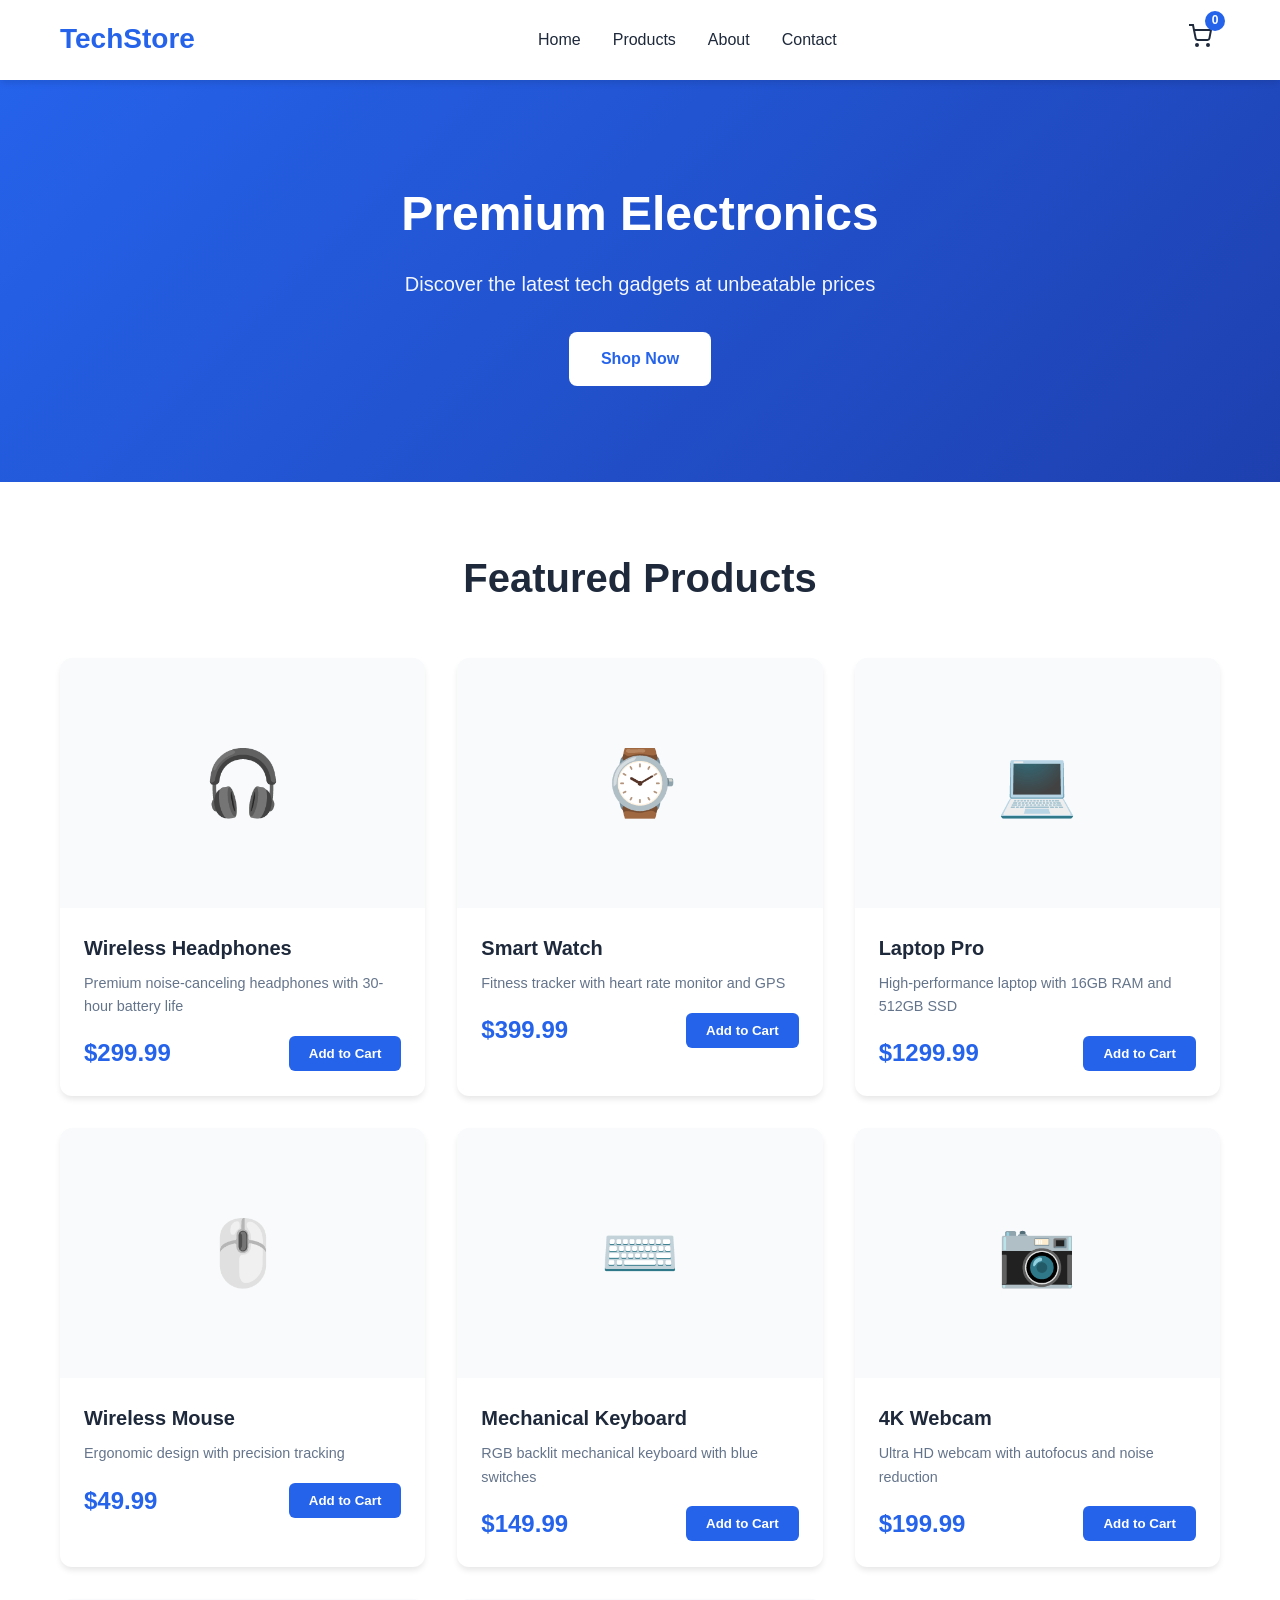
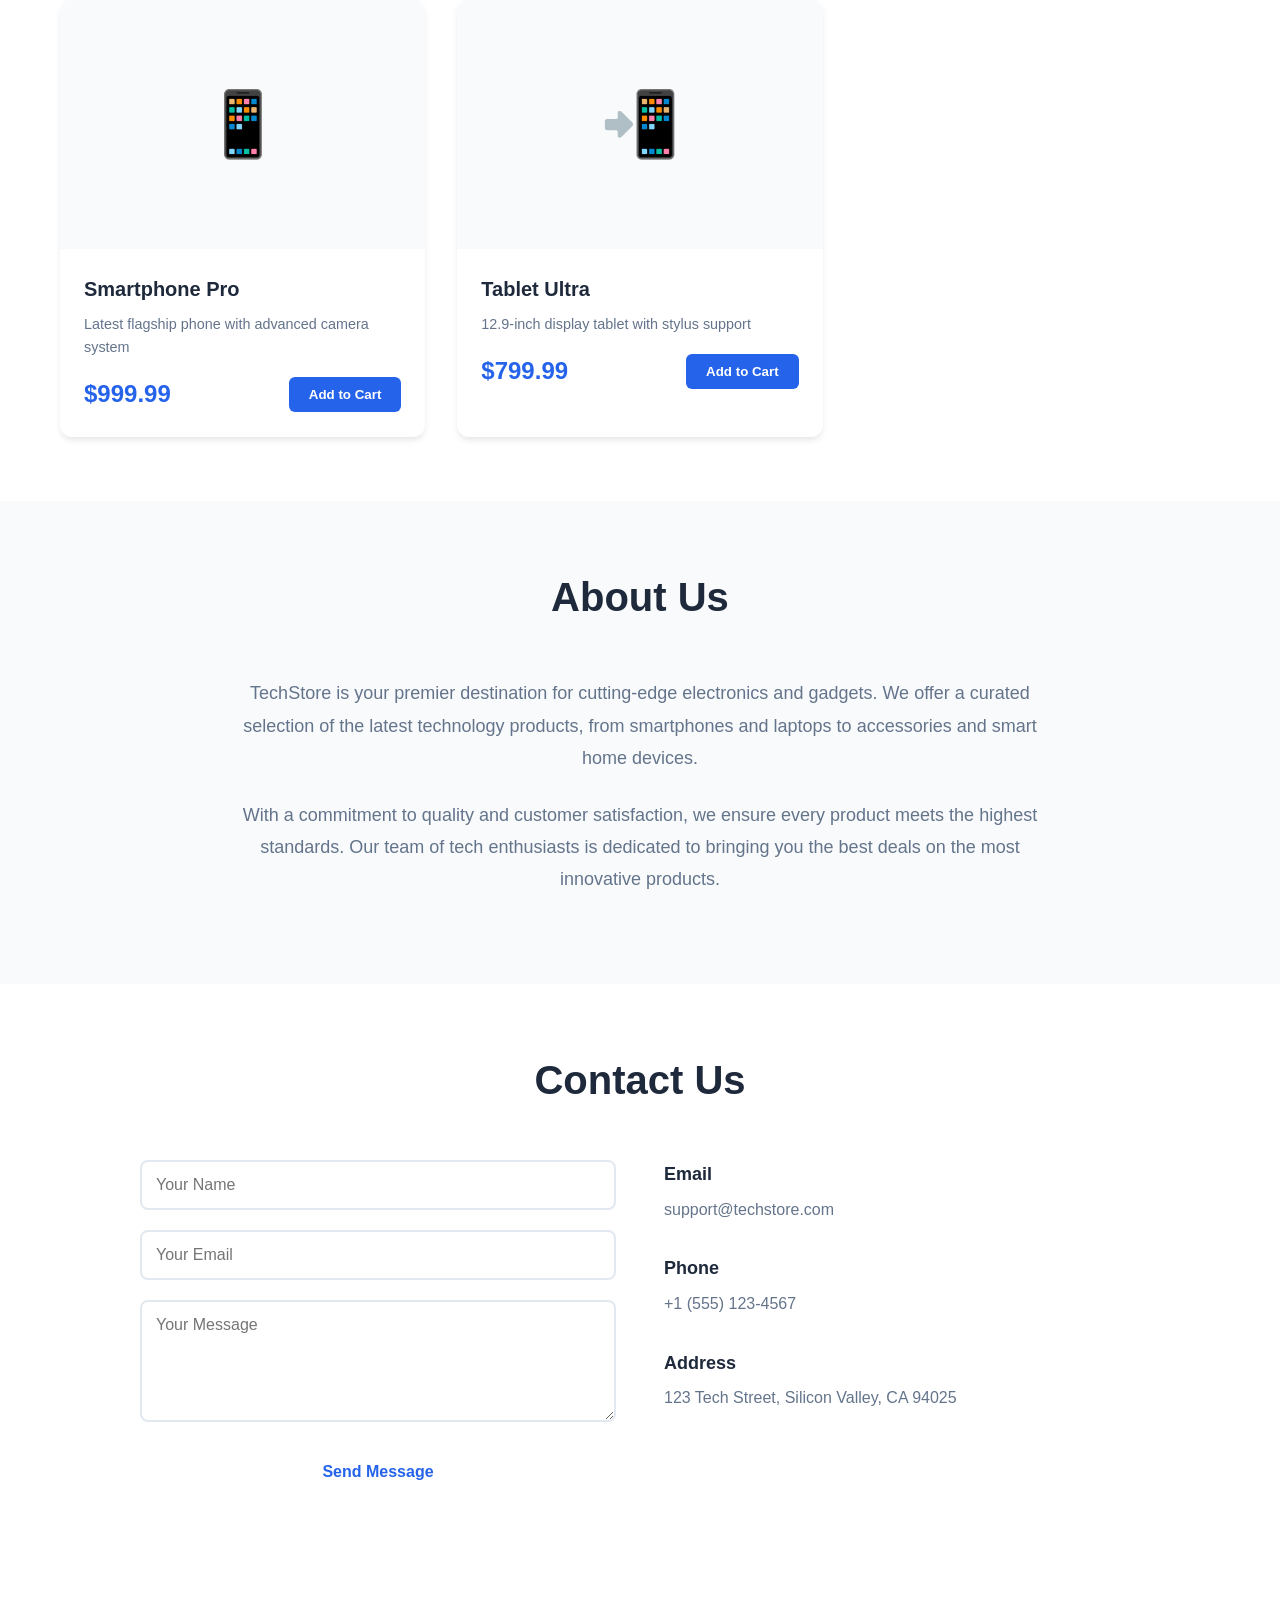
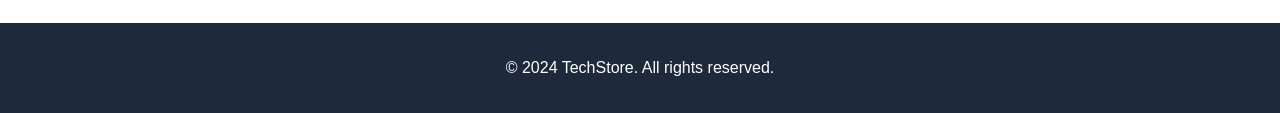
<file: Ecommerce-project/index.html>
<!DOCTYPE html>
<html lang="en">
<head>
    <meta charset="UTF-8">
    <meta name="viewport" content="width=device-width, initial-scale=1.0">
    <title>TechStore - Premium Electronics</title>
    <link rel="stylesheet" href="./style.css">
</head>
<body>
    <!-- Header -->
    <header class="header">
        <div class="container">
            <div class="nav-wrapper">
                <div class="logo">
                    <h1>TechStore</h1>
                </div>
                <nav class="nav">
                    <a href="#home" class="nav-link">Home</a>
                    <a href="#products" class="nav-link">Products</a>
                    <a href="#about" class="nav-link">About</a>
                    <a href="#contact" class="nav-link">Contact</a>
                </nav>
                <div class="cart-icon" id="cartIcon">
                    <svg width="24" height="24" viewBox="0 0 24 24" fill="none" stroke="currentColor" stroke-width="2">
                        <circle cx="9" cy="21" r="1"></circle>
                        <circle cx="20" cy="21" r="1"></circle>
                        <path d="M1 1h4l2.68 13.39a2 2 0 0 0 2 1.61h9.72a2 2 0 0 0 2-1.61L23 6H6"></path>
                    </svg>
                    <span class="cart-count" id="cartCount">0</span>
                </div>
            </div>
        </div>
    </header>

    <!-- Hero Section -->
    <section id="home" class="hero">
        <div class="container">
            <div class="hero-content">
                <h2 class="hero-title">Premium Electronics</h2>
                <p class="hero-subtitle">Discover the latest tech gadgets at unbeatable prices</p>
                <a href="#products" class="btn btn-primary">Shop Now</a>
            </div>
        </div>
    </section>

    <!-- Products Section -->
    <section id="products" class="products-section">
        <div class="container">
            <h2 class="section-title">Featured Products</h2>
            <div class="products-grid" id="productsGrid">
                <!-- Products will be loaded dynamically -->
            </div>
        </div>
    </section>

    <!-- About Section -->
    <section id="about" class="about-section">
        <div class="container">
            <h2 class="section-title">About Us</h2>
            <div class="about-content">
                <p>TechStore is your premier destination for cutting-edge electronics and gadgets. We offer a curated selection of the latest technology products, from smartphones and laptops to accessories and smart home devices.</p>
                <p>With a commitment to quality and customer satisfaction, we ensure every product meets the highest standards. Our team of tech enthusiasts is dedicated to bringing you the best deals on the most innovative products.</p>
            </div>
        </div>
    </section>

    <!-- Contact Section -->
    <section id="contact" class="contact-section">
        <div class="container">
            <h2 class="section-title">Contact Us</h2>
            <div class="contact-content">
                <form class="contact-form" id="contactForm">
                    <div class="form-group">
                        <input type="text" id="name" placeholder="Your Name" required>
                    </div>
                    <div class="form-group">
                        <input type="email" id="email" placeholder="Your Email" required>
                    </div>
                    <div class="form-group">
                        <textarea id="message" rows="5" placeholder="Your Message" required></textarea>
                    </div>
                    <button type="submit" class="btn btn-primary">Send Message</button>
                </form>
                <div class="contact-info">
                    <div class="info-item">
                        <h3>Email</h3>
                        <p>support@techstore.com</p>
                    </div>
                    <div class="info-item">
                        <h3>Phone</h3>
                        <p>+1 (555) 123-4567</p>
                    </div>
                    <div class="info-item">
                        <h3>Address</h3>
                        <p>123 Tech Street, Silicon Valley, CA 94025</p>
                    </div>
                </div>
            </div>
        </div>
    </section>

    <!-- Cart Modal -->
    <div class="modal" id="cartModal">
        <div class="modal-content">
            <div class="modal-header">
                <h3>Shopping Cart</h3>
                <span class="close" id="closeCart">&times;</span>
            </div>
            <div class="modal-body" id="cartItems">
                <!-- Cart items will be loaded dynamically -->
            </div>
            <div class="modal-footer">
                <div class="cart-total">
                    <strong>Total:</strong>
                    <span id="cartTotal">$0.00</span>
                </div>
                <button class="btn btn-primary" id="checkoutBtn">Checkout</button>
            </div>
        </div>
    </div>

    <!-- Footer -->
    <footer class="footer">
        <div class="container">
            <p>&copy; 2024 TechStore. All rights reserved.</p>
        </div>
    </footer>

    <script src="./script.js"></script>
</body>
</html>
</file>
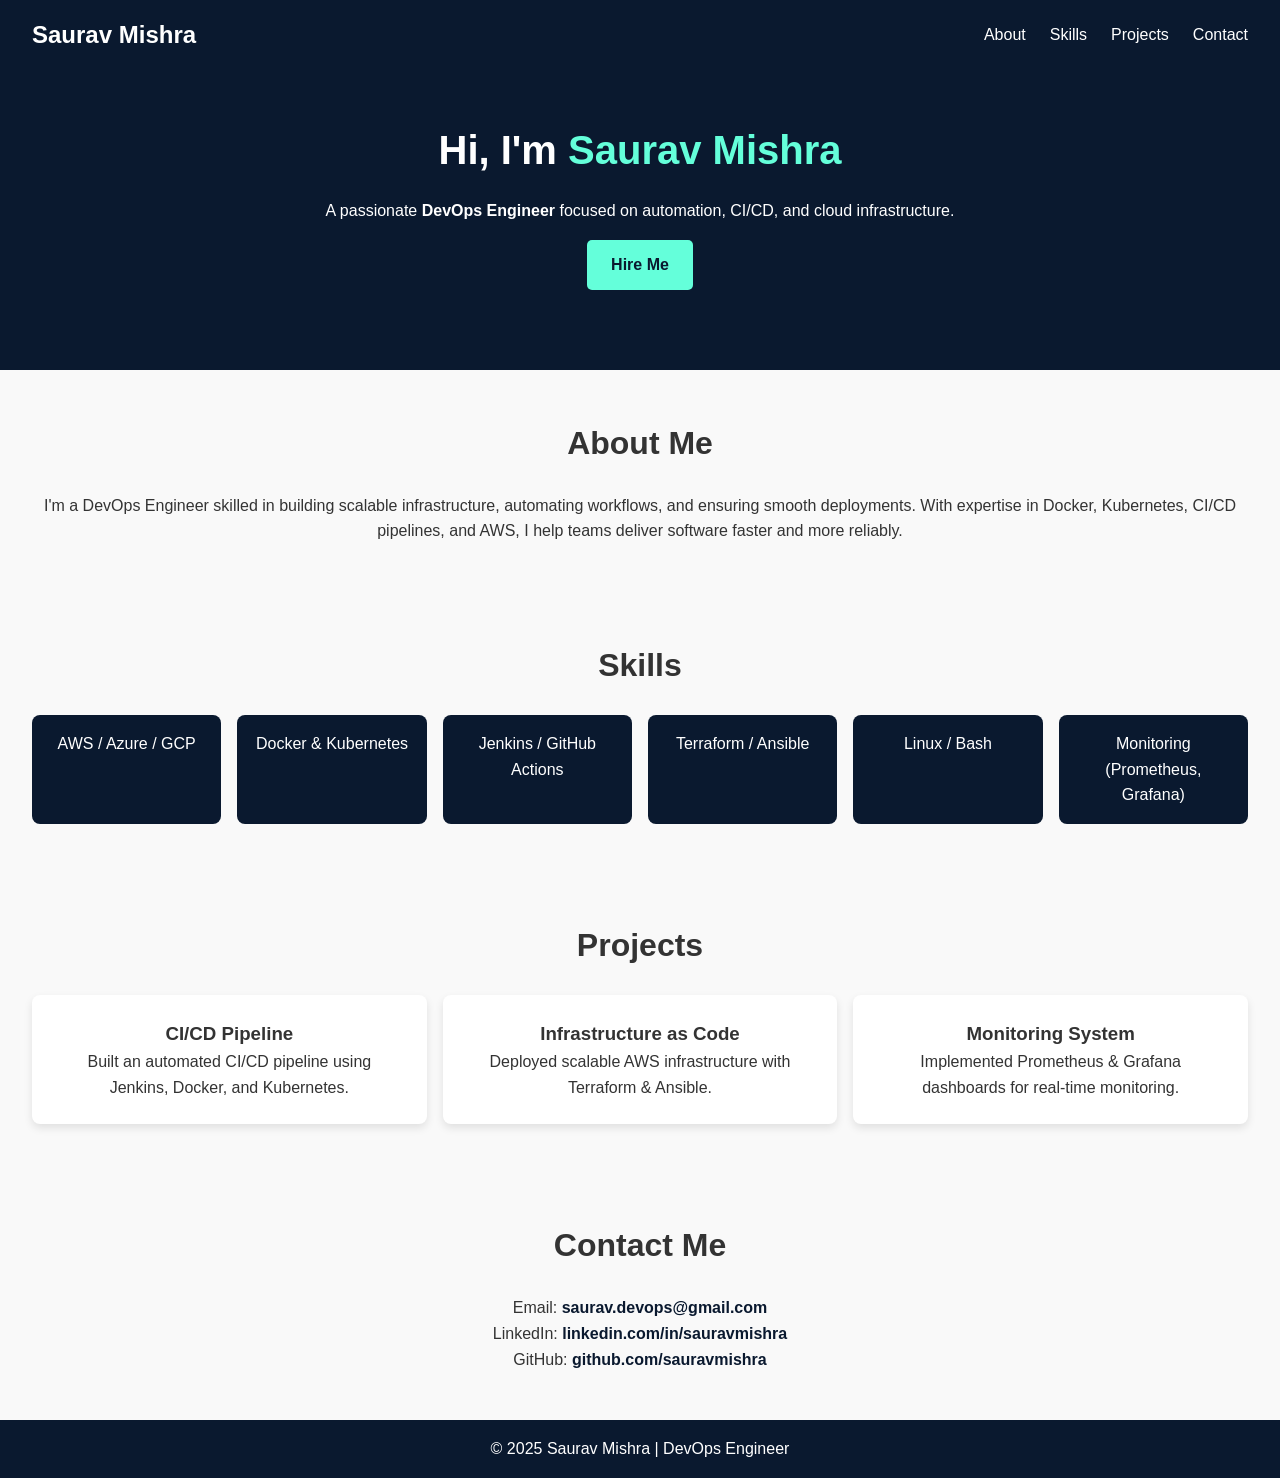
<file: proj-static-website/index.html>
<!DOCTYPE html>
<html lang="en">
<head>
  <meta charset="UTF-8">
  <meta name="viewport" content="width=device-width, initial-scale=1.0">
  <title>Saurav Mishra | DevOps Engineer</title>
  <link rel="stylesheet" href="styles.css">
</head>
<body>
  <!-- Header Section -->
  <header>
    <nav>
      <h1 class="logo">Saurav Mishra</h1>
      <ul>
        <li><a href="#about">About</a></li>
        <li><a href="#skills">Skills</a></li>
        <li><a href="#projects">Projects</a></li>
        <li><a href="#contact">Contact</a></li>
      </ul>
    </nav>
    <div class="hero">
      <h2>Hi, I'm <span>Saurav Mishra</span></h2>
      <p>A passionate <strong>DevOps Engineer</strong> focused on automation, CI/CD, and cloud infrastructure.</p>
      <a href="#contact" class="btn">Hire Me</a>
    </div>
  </header>

  <!-- About Section -->
  <section id="about" class="section">
    <h2>About Me</h2>
    <p>
      I'm a DevOps Engineer skilled in building scalable infrastructure, automating workflows,
      and ensuring smooth deployments. With expertise in Docker, Kubernetes, CI/CD pipelines, and AWS,
      I help teams deliver software faster and more reliably.
    </p>
  </section>

  <!-- Skills Section -->
  <section id="skills" class="section">
    <h2>Skills</h2>
    <div class="skills-grid">
      <div class="skill">AWS / Azure / GCP</div>
      <div class="skill">Docker & Kubernetes</div>
      <div class="skill">Jenkins / GitHub Actions</div>
      <div class="skill">Terraform / Ansible</div>
      <div class="skill">Linux / Bash</div>
      <div class="skill">Monitoring (Prometheus, Grafana)</div>
    </div>
  </section>

  <!-- Projects Section -->
  <section id="projects" class="section">
    <h2>Projects</h2>
    <div class="projects-grid">
      <div class="project-card">
        <h3>CI/CD Pipeline</h3>
        <p>Built an automated CI/CD pipeline using Jenkins, Docker, and Kubernetes.</p>
      </div>
      <div class="project-card">
        <h3>Infrastructure as Code</h3>
        <p>Deployed scalable AWS infrastructure with Terraform & Ansible.</p>
      </div>
      <div class="project-card">
        <h3>Monitoring System</h3>
        <p>Implemented Prometheus & Grafana dashboards for real-time monitoring.</p>
      </div>
    </div>
  </section>

  <!-- Contact Section -->
  <section id="contact" class="section contact">
    <h2>Contact Me</h2>
    <p>Email: <a href="mailto:saurav.devops@gmail.com">saurav.devops@gmail.com</a></p>
    <p>LinkedIn: <a href="https://linkedin.com/in/sauravmishra" target="_blank">linkedin.com/in/sauravmishra</a></p>
    <p>GitHub: <a href="https://github.com/sauravmishra" target="_blank">github.com/sauravmishra</a></p>
  </section>

  <!-- Footer -->
  <footer>
    <p>&copy; 2025 Saurav Mishra | DevOps Engineer</p>
  </footer>
</body>
</html>
</file>
<file: Ecommerce-project/style.css>
* {
    margin: 0;
    padding: 0;
    box-sizing: border-box;
}

:root {
    --primary-color: #2563eb;
    --primary-dark: #1e40af;
    --secondary-color: #64748b;
    --text-dark: #1e293b;
    --text-light: #64748b;
    --bg-light: #f8fafc;
    --white: #ffffff;
    --border-color: #e2e8f0;
    --success-color: #10b981;
    --shadow: 0 4px 6px -1px rgba(0, 0, 0, 0.1);
    --shadow-lg: 0 10px 15px -3px rgba(0, 0, 0, 0.1);
}

body {
    font-family: -apple-system, BlinkMacSystemFont, 'Segoe UI', Roboto, Oxygen, Ubuntu, Cantarell, sans-serif;
    line-height: 1.6;
    color: var(--text-dark);
    background-color: var(--white);
}

html {
    scroll-behavior: smooth;
}

.container {
    max-width: 1200px;
    margin: 0 auto;
    padding: 0 20px;
}

/* Header */
.header {
    background-color: var(--white);
    box-shadow: var(--shadow);
    position: sticky;
    top: 0;
    z-index: 1000;
}

.nav-wrapper {
    display: flex;
    justify-content: space-between;
    align-items: center;
    padding: 1rem 0;
}

.logo h1 {
    color: var(--primary-color);
    font-size: 1.75rem;
    font-weight: 700;
}

.nav {
    display: flex;
    gap: 2rem;
}

.nav-link {
    color: var(--text-dark);
    text-decoration: none;
    font-weight: 500;
    transition: color 0.3s;
}

.nav-link:hover {
    color: var(--primary-color);
}

.cart-icon {
    position: relative;
    cursor: pointer;
    padding: 0.5rem;
    transition: transform 0.2s;
}

.cart-icon:hover {
    transform: scale(1.1);
}

.cart-count {
    position: absolute;
    top: -5px;
    right: -5px;
    background-color: var(--primary-color);
    color: var(--white);
    border-radius: 50%;
    width: 20px;
    height: 20px;
    display: flex;
    align-items: center;
    justify-content: center;
    font-size: 0.75rem;
    font-weight: 700;
}

/* Hero Section */
.hero {
    background: linear-gradient(135deg, var(--primary-color) 0%, var(--primary-dark) 100%);
    color: var(--white);
    padding: 6rem 0;
    text-align: center;
}

.hero-content {
    max-width: 700px;
    margin: 0 auto;
}

.hero-title {
    font-size: 3rem;
    font-weight: 700;
    margin-bottom: 1rem;
}

.hero-subtitle {
    font-size: 1.25rem;
    margin-bottom: 2rem;
    opacity: 0.95;
}

/* Buttons */
.btn {
    display: inline-block;
    padding: 0.875rem 2rem;
    font-size: 1rem;
    font-weight: 600;
    text-decoration: none;
    border-radius: 8px;
    transition: all 0.3s;
    border: none;
    cursor: pointer;
}

.btn-primary {
    background-color: var(--white);
    color: var(--primary-color);
}

.btn-primary:hover {
    transform: translateY(-2px);
    box-shadow: var(--shadow-lg);
}

.btn-secondary {
    background-color: var(--primary-color);
    color: var(--white);
}

.btn-secondary:hover {
    background-color: var(--primary-dark);
}

/* Sections */
.products-section,
.about-section,
.contact-section {
    padding: 4rem 0;
}

.section-title {
    font-size: 2.5rem;
    font-weight: 700;
    text-align: center;
    margin-bottom: 3rem;
    color: var(--text-dark);
}

/* Products Grid */
.products-grid {
    display: grid;
    grid-template-columns: repeat(auto-fill, minmax(280px, 1fr));
    gap: 2rem;
}

.product-card {
    background-color: var(--white);
    border-radius: 12px;
    overflow: hidden;
    box-shadow: var(--shadow);
    transition: transform 0.3s, box-shadow 0.3s;
}

.product-card:hover {
    transform: translateY(-5px);
    box-shadow: var(--shadow-lg);
}

.product-image {
    width: 100%;
    height: 250px;
    object-fit: cover;
    background-color: var(--bg-light);
    display: flex;
    align-items: center;
    justify-content: center;
    font-size: 4rem;
}

.product-info {
    padding: 1.5rem;
}

.product-name {
    font-size: 1.25rem;
    font-weight: 600;
    margin-bottom: 0.5rem;
    color: var(--text-dark);
}

.product-description {
    color: var(--text-light);
    font-size: 0.9rem;
    margin-bottom: 1rem;
}

.product-footer {
    display: flex;
    justify-content: space-between;
    align-items: center;
}

.product-price {
    font-size: 1.5rem;
    font-weight: 700;
    color: var(--primary-color);
}

.add-to-cart {
    background-color: var(--primary-color);
    color: var(--white);
    padding: 0.625rem 1.25rem;
    border-radius: 6px;
    border: none;
    cursor: pointer;
    font-weight: 600;
    transition: background-color 0.3s;
}

.add-to-cart:hover {
    background-color: var(--primary-dark);
}

/* About Section */
.about-section {
    background-color: var(--bg-light);
}

.about-content {
    max-width: 800px;
    margin: 0 auto;
    text-align: center;
}

.about-content p {
    font-size: 1.125rem;
    line-height: 1.8;
    margin-bottom: 1.5rem;
    color: var(--text-light);
}

/* Contact Section */
.contact-content {
    display: grid;
    grid-template-columns: 1fr 1fr;
    gap: 3rem;
    max-width: 1000px;
    margin: 0 auto;
}

.contact-form {
    display: flex;
    flex-direction: column;
    gap: 1.25rem;
}

.form-group input,
.form-group textarea {
    width: 100%;
    padding: 0.875rem;
    border: 2px solid var(--border-color);
    border-radius: 8px;
    font-size: 1rem;
    font-family: inherit;
    transition: border-color 0.3s;
}

.form-group input:focus,
.form-group textarea:focus {
    outline: none;
    border-color: var(--primary-color);
}

.contact-info {
    display: flex;
    flex-direction: column;
    gap: 2rem;
}

.info-item h3 {
    font-size: 1.125rem;
    margin-bottom: 0.5rem;
    color: var(--text-dark);
}

.info-item p {
    color: var(--text-light);
}

/* Modal */
.modal {
    display: none;
    position: fixed;
    z-index: 2000;
    left: 0;
    top: 0;
    width: 100%;
    height: 100%;
    background-color: rgba(0, 0, 0, 0.5);
    animation: fadeIn 0.3s;
}

.modal.show {
    display: block;
}

@keyframes fadeIn {
    from {
        opacity: 0;
    }
    to {
        opacity: 1;
    }
}

.modal-content {
    background-color: var(--white);
    margin: 5% auto;
    padding: 0;
    border-radius: 12px;
    max-width: 600px;
    box-shadow: var(--shadow-lg);
    animation: slideDown 0.3s;
}

@keyframes slideDown {
    from {
        transform: translateY(-50px);
        opacity: 0;
    }
    to {
        transform: translateY(0);
        opacity: 1;
    }
}

.modal-header {
    display: flex;
    justify-content: space-between;
    align-items: center;
    padding: 1.5rem;
    border-bottom: 1px solid var(--border-color);
}

.modal-header h3 {
    font-size: 1.5rem;
}

.close {
    font-size: 2rem;
    font-weight: 300;
    cursor: pointer;
    color: var(--text-light);
    transition: color 0.3s;
}

.close:hover {
    color: var(--text-dark);
}

.modal-body {
    padding: 1.5rem;
    max-height: 400px;
    overflow-y: auto;
}

.cart-item {
    display: flex;
    justify-content: space-between;
    align-items: center;
    padding: 1rem 0;
    border-bottom: 1px solid var(--border-color);
}

.cart-item:last-child {
    border-bottom: none;
}

.cart-item-info {
    flex: 1;
}

.cart-item-name {
    font-weight: 600;
    margin-bottom: 0.25rem;
}

.cart-item-price {
    color: var(--text-light);
    font-size: 0.9rem;
}

.cart-item-quantity {
    display: flex;
    align-items: center;
    gap: 1rem;
}

.quantity-btn {
    background-color: var(--bg-light);
    border: none;
    width: 30px;
    height: 30px;
    border-radius: 4px;
    cursor: pointer;
    font-weight: 700;
    transition: background-color 0.3s;
}

.quantity-btn:hover {
    background-color: var(--border-color);
}

.remove-item {
    background-color: #ef4444;
    color: var(--white);
    border: none;
    padding: 0.5rem 1rem;
    border-radius: 6px;
    cursor: pointer;
    font-weight: 600;
    transition: background-color 0.3s;
}

.remove-item:hover {
    background-color: #dc2626;
}

.modal-footer {
    padding: 1.5rem;
    border-top: 1px solid var(--border-color);
    display: flex;
    justify-content: space-between;
    align-items: center;
}

.cart-total {
    font-size: 1.25rem;
    font-weight: 700;
}

.empty-cart {
    text-align: center;
    padding: 2rem;
    color: var(--text-light);
}

/* Footer */
.footer {
    background-color: var(--text-dark);
    color: var(--white);
    text-align: center;
    padding: 2rem 0;
    margin-top: 4rem;
}

/* Responsive Design */
@media (max-width: 768px) {
    .nav {
        display: none;
    }

    .hero-title {
        font-size: 2rem;
    }

    .hero-subtitle {
        font-size: 1rem;
    }

    .products-grid {
        grid-template-columns: repeat(auto-fill, minmax(250px, 1fr));
        gap: 1.5rem;
    }

    .contact-content {
        grid-template-columns: 1fr;
        gap: 2rem;
    }

    .section-title {
        font-size: 2rem;
    }

    .modal-content {
        margin: 10% 20px;
    }
}

@media (max-width: 480px) {
    .products-grid {
        grid-template-columns: 1fr;
    }

    .hero {
        padding: 3rem 0;
    }
}
</file>
<file: proj-static-website/styles.css>
/* Reset */
* {
  margin: 0;
  padding: 0;
  box-sizing: border-box;
}

/* Body */
body {
  font-family: 'Segoe UI', sans-serif;
  line-height: 1.6;
  background: #f9f9f9;
  color: #333;
}

/* Navigation */
header {
  background: #0a192f;
  color: white;
  padding: 1rem 2rem;
}

nav {
  display: flex;
  justify-content: space-between;
  align-items: center;
}

.logo {
  font-size: 1.5rem;
  font-weight: bold;
}

nav ul {
  display: flex;
  list-style: none;
  gap: 1.5rem;
}

nav a {
  color: white;
  text-decoration: none;
  font-weight: 500;
}

nav a:hover {
  color: #64ffda;
}

/* Hero Section */
.hero {
  text-align: center;
  padding: 4rem 2rem;
}

.hero h2 {
  font-size: 2.5rem;
  margin-bottom: 1rem;
}

.hero span {
  color: #64ffda;
}

.btn {
  display: inline-block;
  margin-top: 1rem;
  padding: 0.75rem 1.5rem;
  background: #64ffda;
  color: #0a192f;
  font-weight: bold;
  text-decoration: none;
  border-radius: 5px;
  transition: 0.3s;
}

.btn:hover {
  background: #45c9a9;
}

/* Section */
.section {
  padding: 3rem 2rem;
  text-align: center;
}

.section h2 {
  font-size: 2rem;
  margin-bottom: 1.5rem;
}

/* Skills */
.skills-grid {
  display: grid;
  grid-template-columns: repeat(auto-fit, minmax(180px, 1fr));
  gap: 1rem;
}

.skill {
  background: #0a192f;
  color: white;
  padding: 1rem;
  border-radius: 8px;
  transition: transform 0.3s;
}

.skill:hover {
  transform: scale(1.05);
}

/* Projects */
.projects-grid {
  display: grid;
  grid-template-columns: repeat(auto-fit, minmax(250px, 1fr));
  gap: 1rem;
}

.project-card {
  background: white;
  padding: 1.5rem;
  border-radius: 8px;
  box-shadow: 0 4px 8px rgba(0,0,0,0.1);
  transition: transform 0.3s;
}

.project-card:hover {
  transform: translateY(-5px);
}

/* Contact */
.contact a {
  color: #0a192f;
  text-decoration: none;
  font-weight: bold;
}

.contact a:hover {
  color: #64ffda;
}

/* Footer */
footer {
  background: #0a192f;
  color: white;
  text-align: center;
  padding: 1rem;
}
</file>
